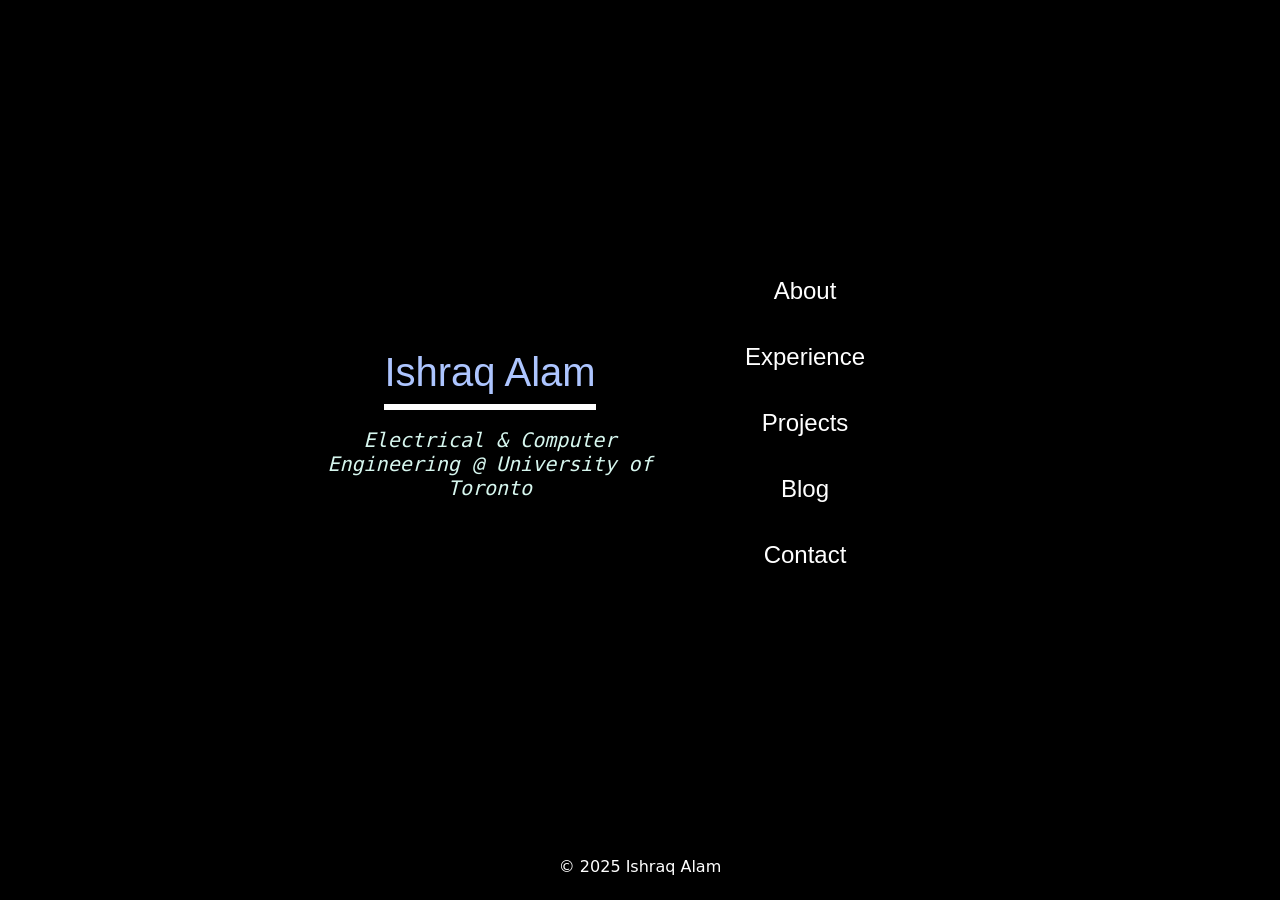
<file: index.html>
<!DOCTYPE html>
<html lang="en">

<head>
  <title>Ishraq Alam</title>
  <meta charset="utf-8">
  <meta name="viewport" content="width=device-width, initial-scale=1">
  <link href="https://cdn.jsdelivr.net/npm/bootstrap@5.3.3/dist/css/bootstrap.min.css" rel="stylesheet">
  <link rel="stylesheet" href="styles.css">
  <link rel="icon" type="image/ico" href="./images/favicon.ico">
</head>

<body>
  <div class="container">
    <div class="Name">
      <div class="Ishraq">
        <h1>Ishraq Alam</h1>
      </div>

      <div class="Education">
        <h5>Electrical & Computer Engineering @ University of Toronto</h5>
      </div>
    </div>

    <div class="Options">
      <div class="About">
        <a href="/About">
          <h4>About</h4>
        </a>
      </div>

      <div class="Experience">
        <a href="/Experience">
          <h4>Experience</h4>
        </a>
      </div>

      <div class="Projects">
        <a href="/Projects">
          <h4>Projects</h4>
        </a>
      </div>

      <!-- <div class="Resume">
        <a href="">
          <h4>Resume</h4>
        </a> 
        
      </div> -->

      <div class="Blog">
        <a href="/Blog">
          <h4>Blog</h4>
        </a>

      </div>

      <div class="Contact">
        <a href="/Contact">
          <h4>Contact</h4>
        </a>
      </div>
    </div>
  </div>

  <footer>
    <div class="Copyright">
      <p>&copy; 2025 Ishraq Alam</p>
    </div>
  </footer>

</body>

</html>
</file>
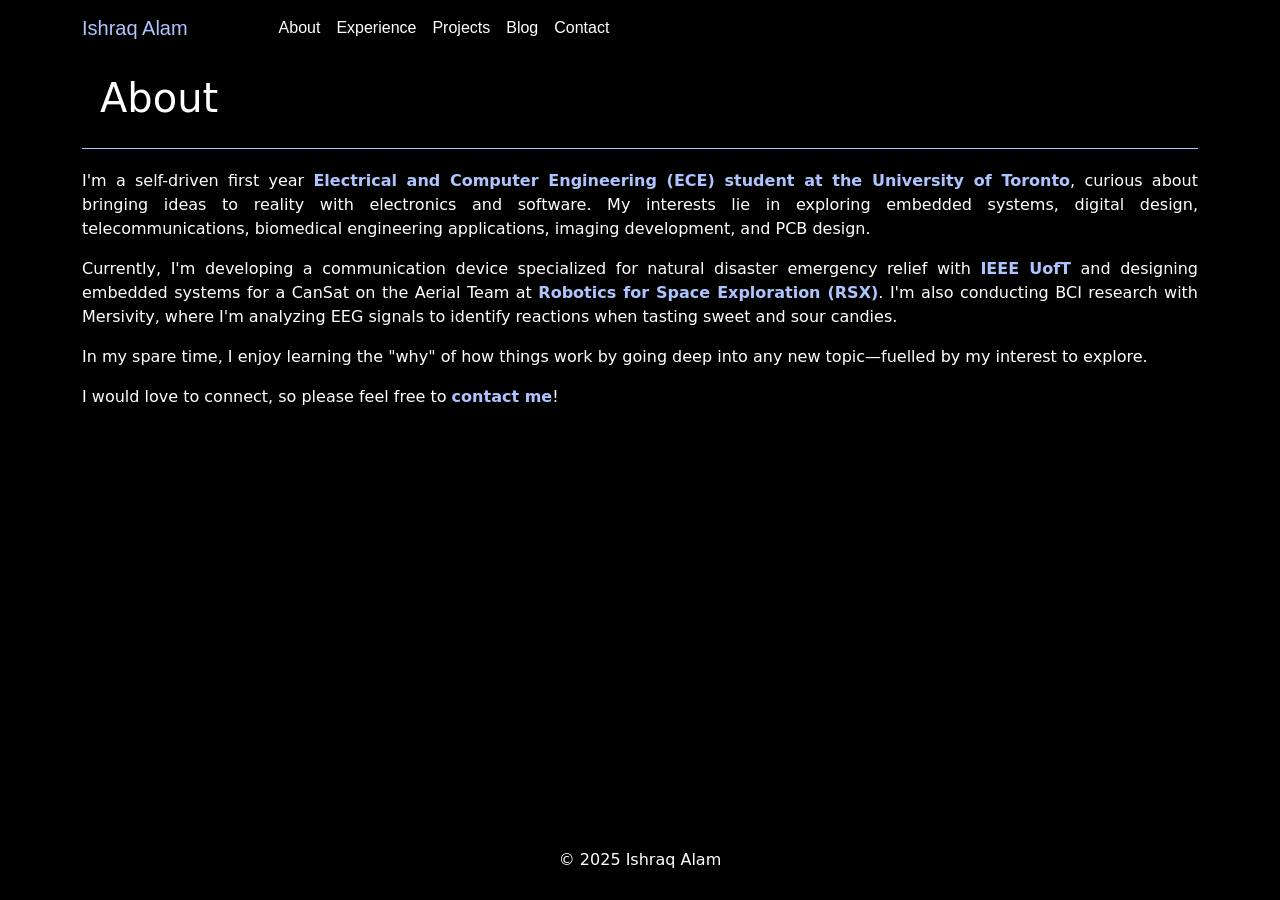
<file: About.html>
<!DOCTYPE html>
<html lang="en">

<head>
  <title>About - Ishraq Alam</title>
  <meta charset="utf-8">
  <meta name="viewport" content="width=device-width, initial-scale=1">
  <link href="https://cdn.jsdelivr.net/npm/bootstrap@5.0.2/dist/css/bootstrap.min.css" rel="stylesheet"
    integrity="sha384-EVSTQN3/azprG1Anm3QDgpJLIm9Nao0Yz1ztcQTwFspd3yD65VohhpuuCOmLASjC" crossorigin="anonymous">
  <script src="https://cdn.jsdelivr.net/npm/bootstrap@5.0.2/dist/js/bootstrap.bundle.min.js"
    integrity="sha384-MrcW6ZMFYlzcLA8Nl+NtUVF0sA7MsXsP1UyJoMp4YLEuNSfAP+JcXn/tWtIaxVXM"
    crossorigin="anonymous"></script>
  <link rel="stylesheet" href="aboutstyle.css">
  <link rel="icon" type="image/ico" href="./images/favicon.ico">
</head>

<body>
  <!--Navbar set up -->
  <nav class="navbar navbar-expand-md navbar-dark">
    <!--Uses utility classes navbar-dark and bg-dark to set the navbar background to dark mode-->
    <div class="container">
      <a class="navbar-brand" href="/">Ishraq Alam</a> <!--Name at the top left of navbar-->

      <!--Toggle Button that is triggered when screen size decreases, showing the menu options-->
      <button class="navbar-toggler" type="button" data-bs-toggle="collapse" data-bs-target="#navbarNavAltMarkup"
        aria-controls="navbarNavAltMarkup" aria-expanded="false" aria-label="Toggle navigation">
        <span class="navbar-toggler-icon"></span>
      </button>

      <!--Sections in the Navbar here-->
      <div class="collapse navbar-collapse" id="navbarNavAltMarkup">
        <div class="navbar-nav">
          <a class="nav-link active" aria-current="page" href="/About">About</a>
          <!--aria current means "this is the current page you are on"-->
          <a class="nav-link" href="/Experience">Experience</a>
          <a class="nav-link" href="/Projects">Projects</a>
          <!--<a class="nav-link" href="#">Resume</a>-->
          <a class="nav-link" href="/Blog">Blog</a>
          <a class="nav-link" href="/Contact">Contact</a>
        </div>
      </div>
    </div>
  </nav>

  <div class="container">
    <div class="AboutHeader">
      <h1>About</h1>
    </div>

    <div class="AboutContent">
      <p>
        I'm a self-driven first year <a href="https://www.ece.utoronto.ca/" target="_blank"> Electrical and Computer
          Engineering (ECE) student at the University of Toronto</a>, curious about bringing ideas to reality with
        electronics and software.
        My interests lie in exploring embedded systems, digital design, telecommunications, biomedical engineering applications, imaging development, and PCB
        design.
      </p>

      <p>
        Currently, I'm developing a communication device specialized for natural disaster emergency relief
        with <a href="https://ieee.utoronto.ca/#about" target="_blank">IEEE UofT</a> and designing embedded systems for
        a CanSat on the Aerial Team at <a href="https://rsx.skule.ca/" target="_blank">Robotics for Space Exploration
          (RSX)</a>. I'm also conducting BCI research with Mersivity, where I'm analyzing EEG signals to identify
        reactions when tasting sweet and sour candies.
      </p>

      <p>
        In my spare time, I enjoy learning the "why" of how things work by going deep into any new topic—fuelled by
        my interest to explore.
      </p>

      <p>
        I would love to connect, so please feel free to <a href="/Contact">contact me</a>!
      </p>
    </div>
  </div>

  <footer>
    <div class="Copyright">
      <p>&copy; 2025 Ishraq Alam</p>
    </div>
  </footer>

</body>

</html>
</file>
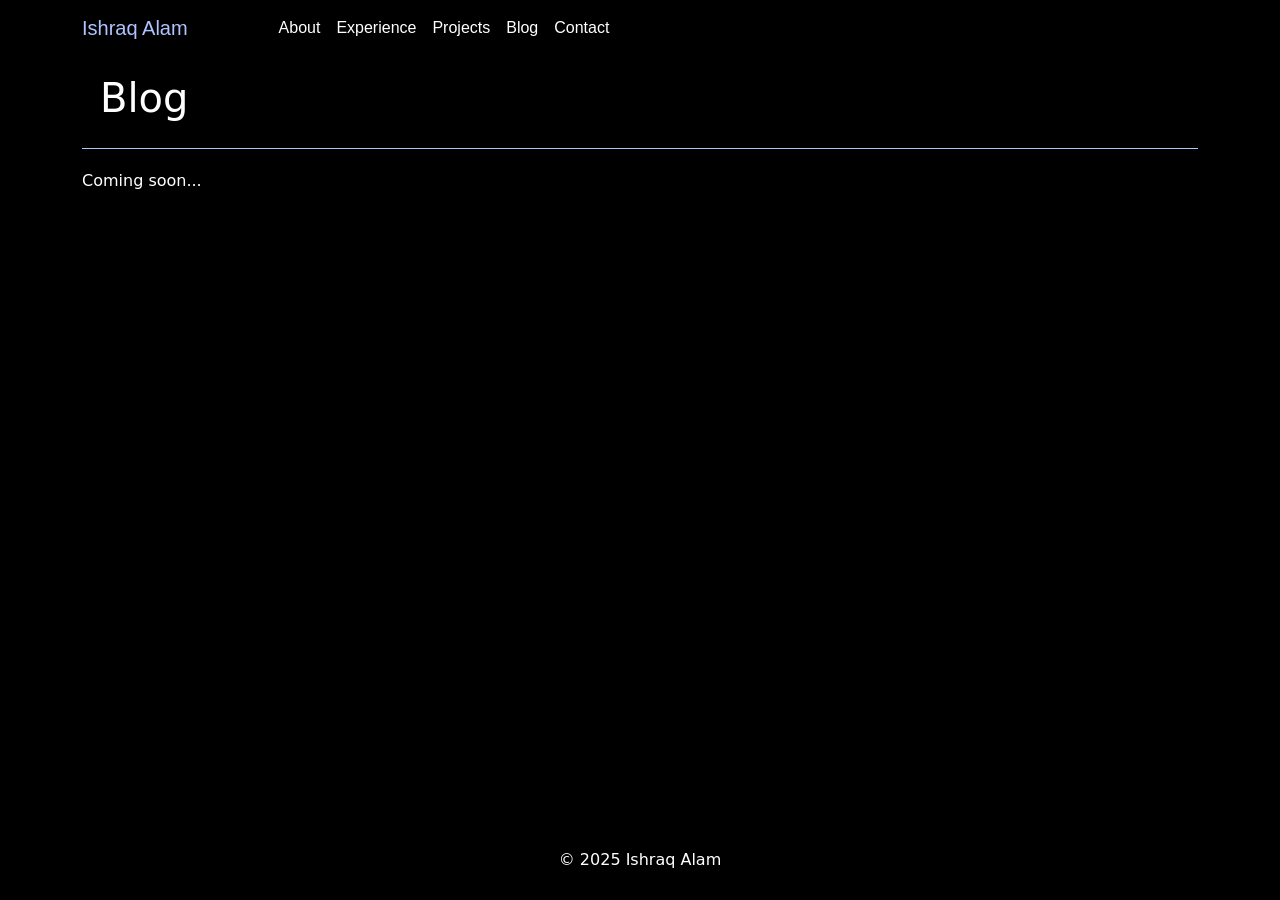
<file: Blog.html>
<!DOCTYPE html>
<html lang="en">
<head>
  <title>Blog - Ishraq Alam</title>
  <meta charset="utf-8">
  <meta name="viewport" content="width=device-width, initial-scale=1">
  <link href="https://cdn.jsdelivr.net/npm/bootstrap@5.0.2/dist/css/bootstrap.min.css" rel="stylesheet" integrity="sha384-EVSTQN3/azprG1Anm3QDgpJLIm9Nao0Yz1ztcQTwFspd3yD65VohhpuuCOmLASjC" crossorigin="anonymous">
  <script src="https://cdn.jsdelivr.net/npm/bootstrap@5.0.2/dist/js/bootstrap.bundle.min.js" integrity="sha384-MrcW6ZMFYlzcLA8Nl+NtUVF0sA7MsXsP1UyJoMp4YLEuNSfAP+JcXn/tWtIaxVXM" crossorigin="anonymous"></script>
  <link rel="stylesheet" href="blogstyle.css">
  <link rel="icon" type="image/ico" href="./images/favicon.ico">
</head>

<body>
  <!--Navbar set up -->
  <nav class="navbar navbar-expand-md navbar-dark"> <!--Uses utility classes navbar-dark and bg-dark to set the navbar background to dark mode-->
  <div class="container">
    <a class="navbar-brand" href="/">Ishraq Alam</a> <!--Name at the top left of navbar-->

    <!--Toggle Button that is triggered when screen size decreases, showing the menu options-->
    <button class="navbar-toggler" type="button" data-bs-toggle="collapse" data-bs-target="#navbarNavAltMarkup" aria-controls="navbarNavAltMarkup" aria-expanded="false" aria-label="Toggle navigation">
      <span class="navbar-toggler-icon"></span>
    </button>

    <!--Sections in the Navbar here-->
    <div class="collapse navbar-collapse" id="navbarNavAltMarkup">
      <div class="navbar-nav">
        <a class="nav-link" href="/About">About</a> <!--aria current means "this is the current page you are on"-->
        <a class="nav-link" href="/Experience">Experience</a>
        <a class="nav-link" href="/Projects">Projects</a>
        <!--<a class="nav-link" href="#">Resume</a>-->
        <a class="nav-link active" aria-current ="page" href="/Blog">Blog</a>
        <a class="nav-link" href="/Contact">Contact</a>
      </div>
    </div>
  </div>
</nav>

  <div class="container">
    <div class="BlogHeader">
      <h1>Blog</h1>
    </div>

    <div class="BlogContent">
      <p>
        Coming soon...
      </p>

    </div>
  </div>

  <footer>
    <div class="Copyright">
      <p>&copy; 2025 Ishraq Alam</p> 
    </div>
  </footer>
  
</body>
</html>
</file>
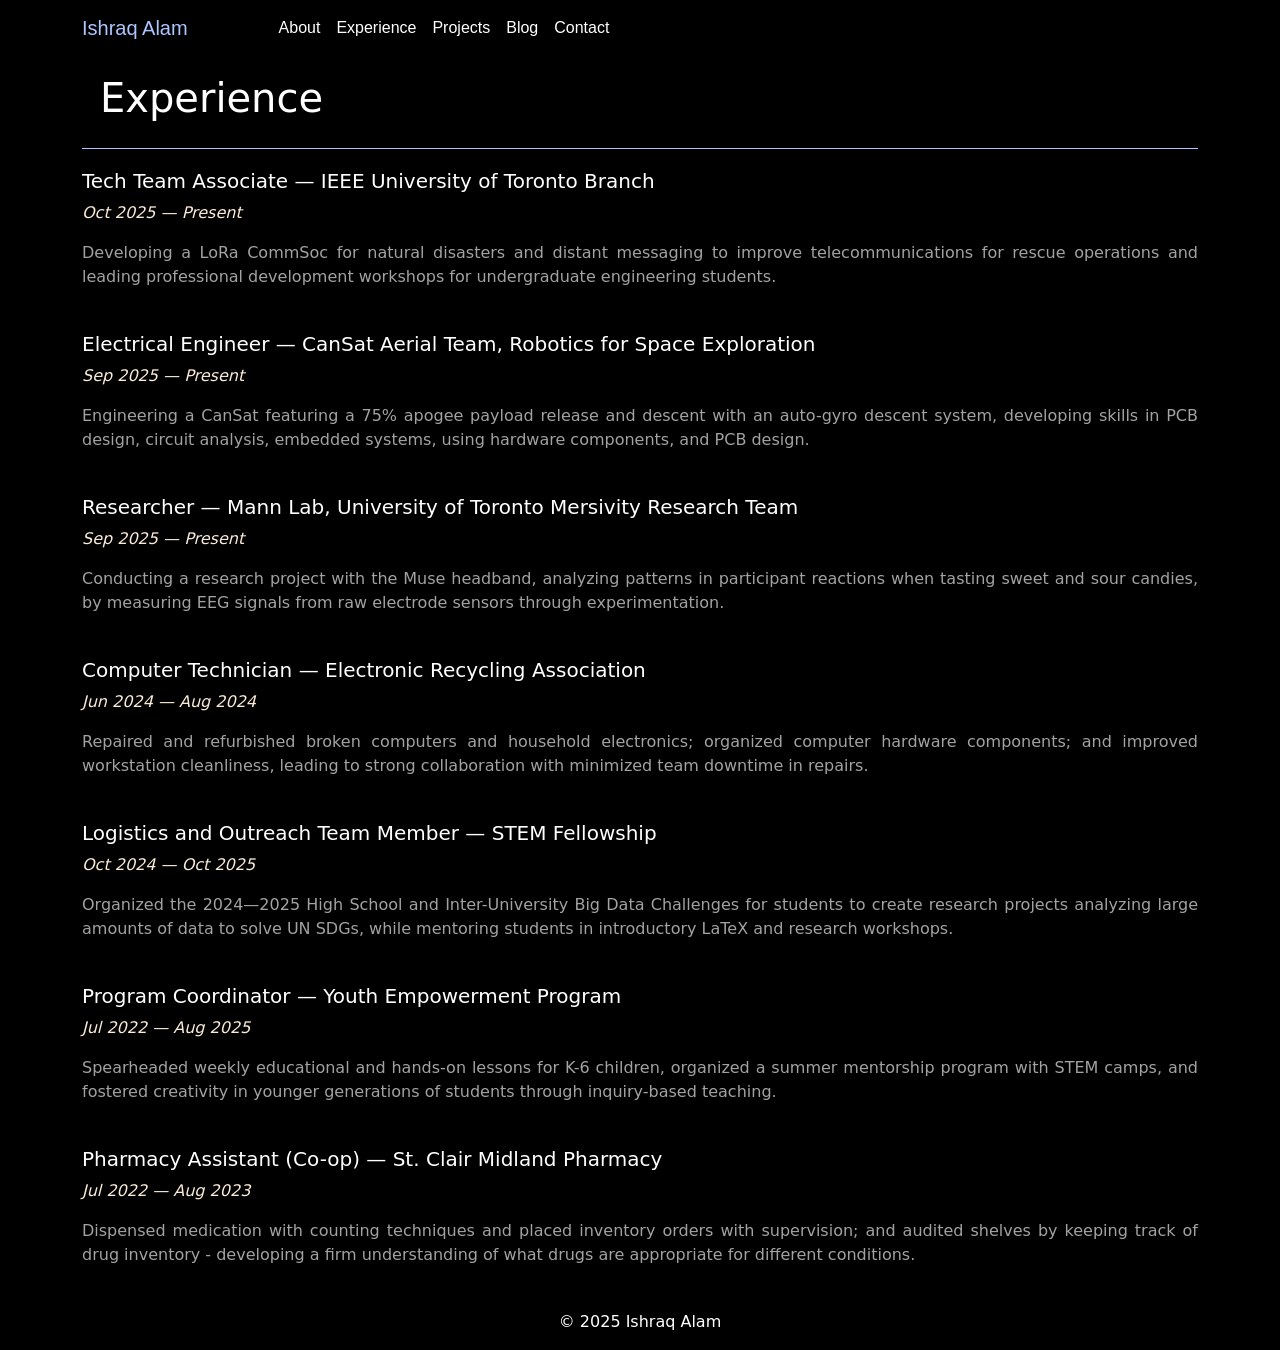
<file: Experience.html>
<!DOCTYPE html>
<html lang="en">

<head>
  <title>Experience - Ishraq Alam</title>
  <meta charset="utf-8">
  <meta name="viewport" content="width=device-width, initial-scale=1">
  <link href="https://cdn.jsdelivr.net/npm/bootstrap@5.0.2/dist/css/bootstrap.min.css" rel="stylesheet"
    integrity="sha384-EVSTQN3/azprG1Anm3QDgpJLIm9Nao0Yz1ztcQTwFspd3yD65VohhpuuCOmLASjC" crossorigin="anonymous">
  <script src="https://cdn.jsdelivr.net/npm/bootstrap@5.0.2/dist/js/bootstrap.bundle.min.js"
    integrity="sha384-MrcW6ZMFYlzcLA8Nl+NtUVF0sA7MsXsP1UyJoMp4YLEuNSfAP+JcXn/tWtIaxVXM"
    crossorigin="anonymous"></script>
  <link rel="stylesheet" href="experiencestyle.css">
  <link rel="icon" type="image/ico" href="./images/favicon.ico">
</head>

<body>
  <!--Navbar set up -->
  <nav class="navbar navbar-expand-md navbar-dark">
    <!--Uses utility classes navbar-dark and bg-dark to set the navbar background to dark mode-->
    <div class="container">
      <a class="navbar-brand" href="/">Ishraq Alam</a> <!--Name at the top left of navbar-->

      <!--Toggle Button that is triggered when screen size decreases, showing the menu options-->
      <button class="navbar-toggler" type="button" data-bs-toggle="collapse" data-bs-target="#navbarNavAltMarkup"
        aria-controls="navbarNavAltMarkup" aria-expanded="false" aria-label="Toggle navigation">
        <span class="navbar-toggler-icon"></span>
      </button>

      <!--Sections in the Navbar here-->
      <div class="collapse navbar-collapse" id="navbarNavAltMarkup">
        <div class="navbar-nav">
          <a class="nav-link" href="/About">About</a> <!--aria current means "this is the current page you are on"-->
          <a class="nav-link active" aria-current="page" href="/Experience">Experience</a>
          <a class="nav-link" href="/Projects">Projects</a>
          <!--<a class="nav-link" href="#">Resume</a>-->
          <a class="nav-link" href="/Blog">Blog</a>
          <a class="nav-link" href="/Contact">Contact</a>
        </div>
      </div>
    </div>
  </nav>

  <div class="container">
    <div class="ExperienceHeader">
      <h1>Experience</h1>
    </div>

    <div class="ExperienceContent">

      <div class="IEEE">
        <h5 class="Organization">
          Tech Team Associate — IEEE University of Toronto Branch
        </h5>

        <p class="Timeline">
          Oct 2025 — Present
        </p>

        <p class="Description">

          Developing a LoRa CommSoc for natural disasters and distant messaging to improve telecommunications for
          rescue operations and leading professional development workshops for undergraduate engineering students.

        </p>
      </div>

      <div class="RSX">
        <h5 class="Organization">
          Electrical Engineer — CanSat Aerial Team, Robotics for Space Exploration
        </h5>

        <p class="Timeline">
          Sep 2025 — Present
        </p>

        <p class="Description">

          Engineering a CanSat featuring a 75% apogee payload release and descent with an auto-gyro descent system,
          developing skills in PCB design, circuit analysis, embedded systems, using hardware components, and PCB design.

        </p>
      </div>

      <div class="Mersivity">
        <h5 class="Organization">
          Researcher — Mann Lab, University of Toronto Mersivity Research Team
        </h5>

        <p class="Timeline">
          Sep 2025 — Present
        </p>

        <p class="Description">

          Conducting a research project with the Muse headband, analyzing patterns in participant reactions when tasting sweet and sour candies, by measuring EEG signals
          from raw electrode sensors through experimentation.

        </p>
      </div>

      <div class="ERA">
        <h5 class="Organization">
          Computer Technician — Electronic Recycling Association
        </h5>

        <p class="Timeline">
          Jun 2024 — Aug 2024
        </p>

        <p class="Description">

          Repaired and refurbished broken computers and household electronics; organized computer hardware components;
          and improved workstation cleanliness, leading to strong collaboration with minimized team downtime in
          repairs.

        </p>
      </div>

      <div class="STEM">
        <h5 class="Organization">
          Logistics and Outreach Team Member — STEM Fellowship
        </h5>

        <p class="Timeline">
          Oct 2024 — Oct 2025
        </p>

        <p class="Description">

          Organized the 2024—2025 High School and Inter-University Big Data Challenges for students to create research
          projects analyzing large amounts of data to solve UN SDGs, while mentoring students in introductory LaTeX
          and research workshops.

        </p>
      </div>

      <div class="YEP">
        <h5 class="Organization">
          Program Coordinator — Youth Empowerment Program
        </h5>

        <p class="Timeline">
          Jul 2022 — Aug 2025
        </p>

        <p class="Description">

          Spearheaded weekly educational and hands-on lessons for K-6 children, organized a summer mentorship program
          with STEM camps, and fostered creativity in younger generations of students through inquiry-based teaching.

        </p>
      </div>

      <div class="Pharmacy">
        <h5 class="Organization">
          Pharmacy Assistant (Co-op) — St. Clair Midland Pharmacy
        </h5>

        <p class="Timeline">
          Jul 2022 — Aug 2023
        </p>

        <p class="Description">

          Dispensed medication with counting techniques and placed inventory orders with supervision; and audited
          shelves by keeping track of drug inventory - developing a firm understanding of what drugs are appropriate
          for different conditions.

        </p>
      </div>
    </div>
  </div>

  <footer>
    <div class="Copyright">
      <p>&copy; 2025 Ishraq Alam</p>
    </div>
  </footer>

</body>

</html>
</file>
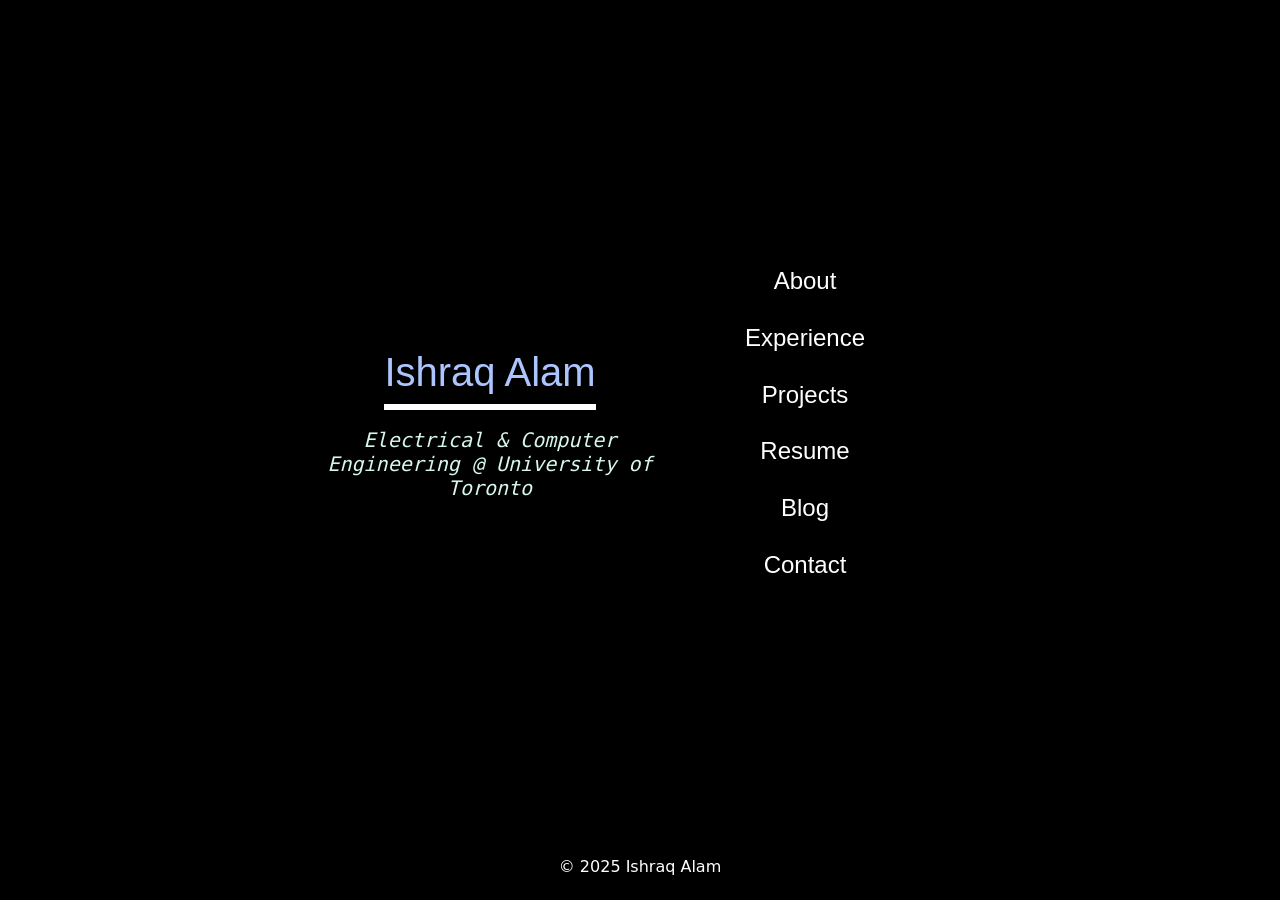
<file: page.html>
<!DOCTYPE html>
<html lang="en">
<head>
  <title>Ishraq Alam</title>
  <meta charset="utf-8">
  <meta name="viewport" content="width=device-width, initial-scale=1">
  <link href="https://cdn.jsdelivr.net/npm/bootstrap@5.3.3/dist/css/bootstrap.min.css" rel="stylesheet">
  <link rel="stylesheet" href="styles.css"> 
</head>

<body>
  <div class="container">
    <div class="Name">
      <div class="Ishraq">
        <h1>Ishraq Alam</h1>
      </div>

      <div class="Education">
        <h5>Electrical & Computer Engineering @ University of Toronto</h5>
      </div>
    </div>

    <div class="Options">
      <div class="About">
        <h4>About</h4>
      </div>

      <div class="Experience">
        <h4>Experience</h4>
      </div>

      <div class="Projects">
        <h4>Projects</h4>
      </div>

      <div class="Resume">
        <h4>Resume</h4>
      </div>

      <div class="Blog">
        <h4>Blog</h4>
      </div>

      <div class="Contact">
        <h4>Contact</h4>
      </div>
    </div>
  </div>

  <footer>
    <div class="Copyright">
      <p>&copy; 2025 Ishraq Alam</p> 
    </div>
  </footer>
  
</body>
</html>
</file>
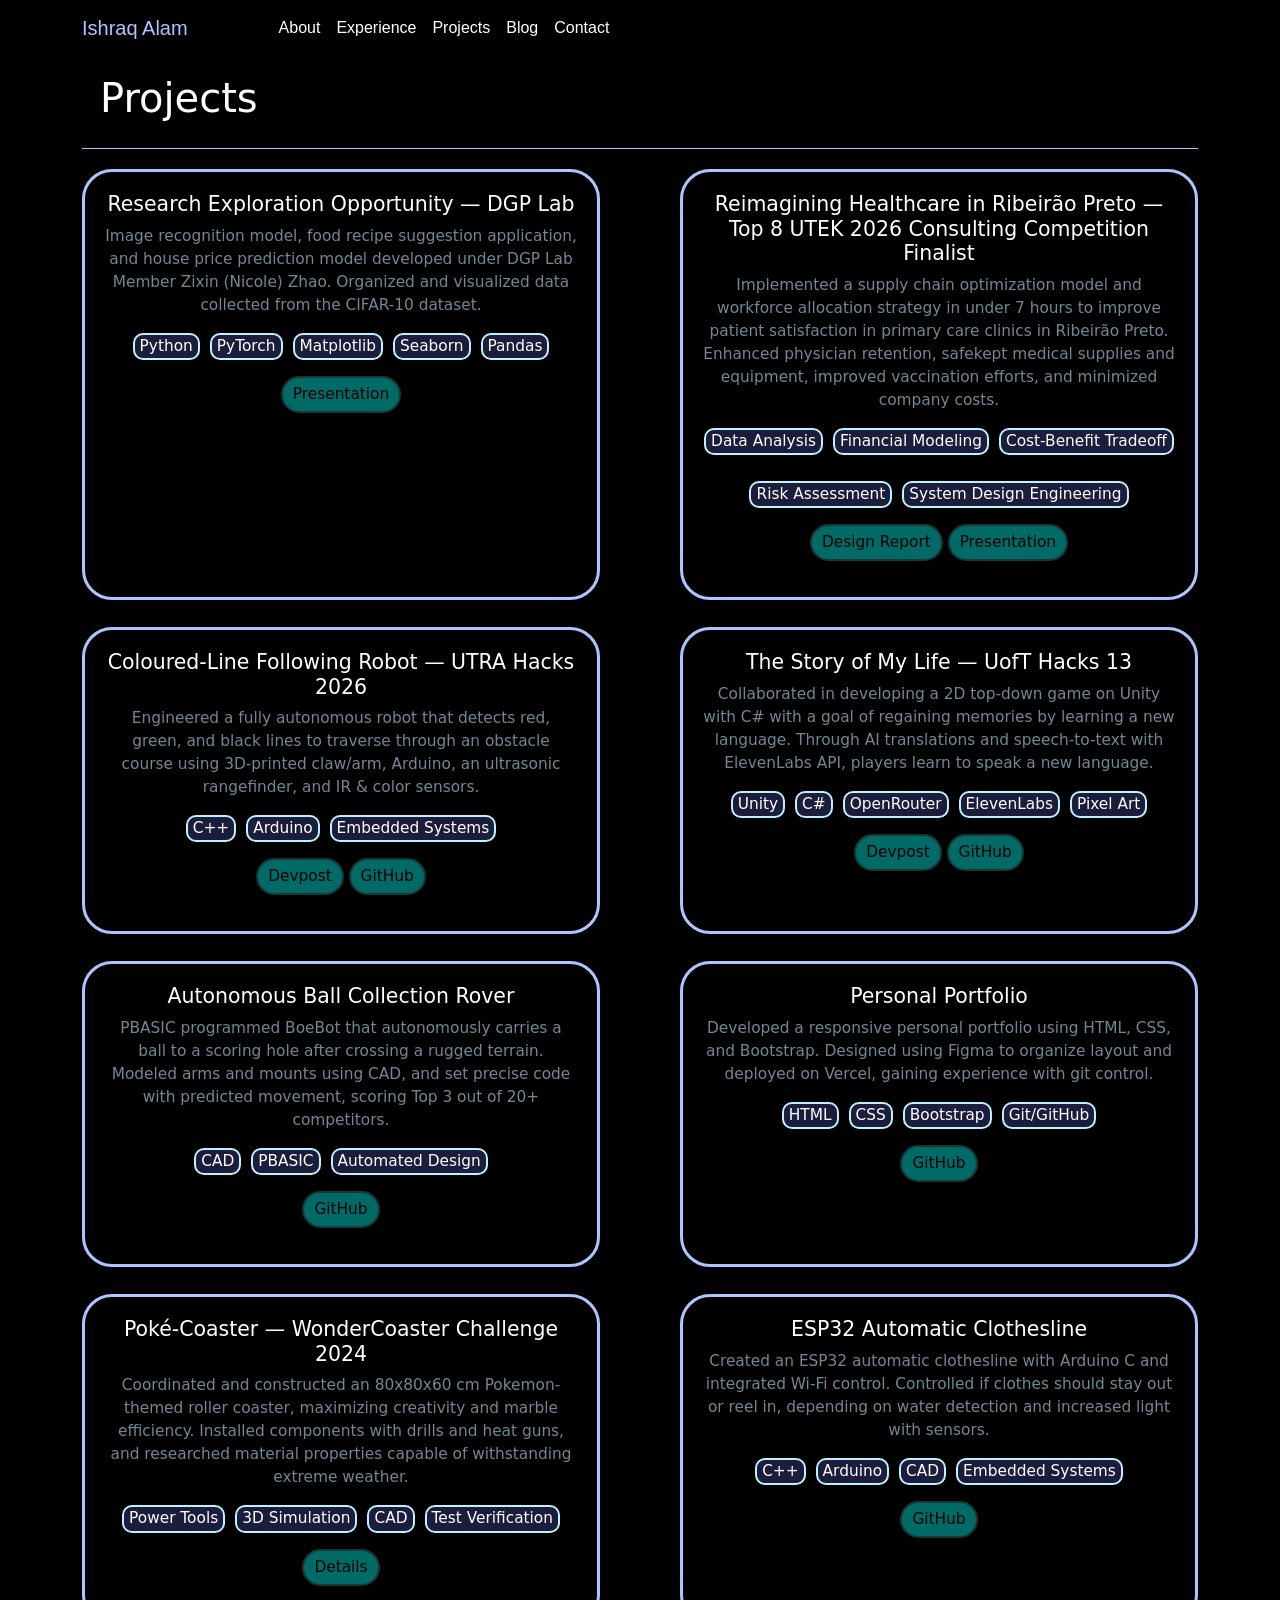
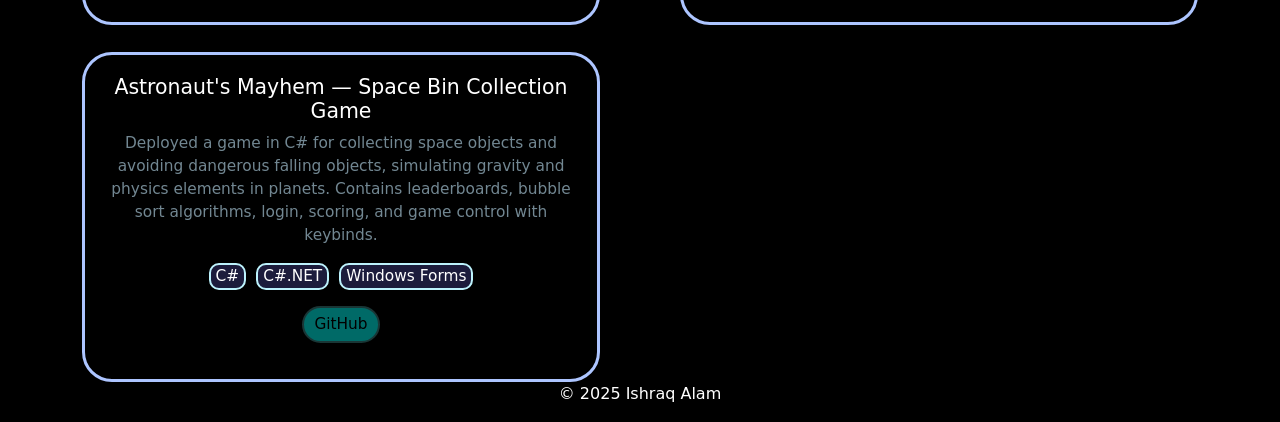
<file: Projects.html>
<!DOCTYPE html>
<html lang="en">

<head>
  <title>Projects - Ishraq Alam</title>
  <meta charset="utf-8">
  <meta name="viewport" content="width=device-width, initial-scale=1">
  <link href="https://cdn.jsdelivr.net/npm/bootstrap@5.0.2/dist/css/bootstrap.min.css" rel="stylesheet"
    integrity="sha384-EVSTQN3/azprG1Anm3QDgpJLIm9Nao0Yz1ztcQTwFspd3yD65VohhpuuCOmLASjC" crossorigin="anonymous">
  <script src="https://cdn.jsdelivr.net/npm/bootstrap@5.0.2/dist/js/bootstrap.bundle.min.js"
    integrity="sha384-MrcW6ZMFYlzcLA8Nl+NtUVF0sA7MsXsP1UyJoMp4YLEuNSfAP+JcXn/tWtIaxVXM"
    crossorigin="anonymous"></script>
  <link rel="stylesheet" href="projectstyle.css">
  <link rel="icon" type="image/ico" href="./images/favicon.ico">
</head>

<body>
  <div class="Screen">


    <!--Navbar set up -->
    <nav class="navbar navbar-expand-md navbar-dark">
      <!--Uses utility classes navbar-dark and bg-dark to set the navbar background to dark mode-->
      <div class="container">
        <a class="navbar-brand" href="/">Ishraq Alam</a> <!--Name at the top left of navbar-->

        <!--Toggle Button that is triggered when screen size decreases, showing the menu options-->
        <button class="navbar-toggler" type="button" data-bs-toggle="collapse" data-bs-target="#navbarNavAltMarkup"
          aria-controls="navbarNavAltMarkup" aria-expanded="false" aria-label="Toggle navigation">
          <span class="navbar-toggler-icon"></span>
        </button>

        <!--Sections in the Navbar here-->
        <div class="collapse navbar-collapse" id="navbarNavAltMarkup">
          <div class="navbar-nav">
            <a class="nav-link" href="/About">About</a> <!--aria current means "this is the current page you are on"-->
            <a class="nav-link" href="/Experience">Experience</a>
            <a class="nav-link active" aria-current="page" href="/Projects">Projects</a>
            <!--<a class="nav-link" href="#">Resume</a>-->
            <a class="nav-link" href="/Blog">Blog</a>
            <a class="nav-link" href="/Contact">Contact</a>
          </div>
        </div>
      </div>
    </nav>


    <div class="container">
      <div class="ProjectHeader">
        <h1>Projects</h1>
      </div>

      <div class="ProjectContent">
        <div class="ProjectBox">
          <div class="Name">
            <h5>Research Exploration Opportunity — DGP Lab</h5>
          </div>

          <div class="Description">
            <p>Image recognition model, food recipe suggestion application, and house price prediction model developed
              under DGP Lab Member Zixin (Nicole) Zhao. Organized and visualized data collected from the CIFAR-10
              dataset.</p>
          </div>

          <div class="Skills">
            <p class="SubSkill">Python</p>
            <p class="SubSkill">PyTorch</p>
            <p class="SubSkill">Matplotlib</p>
            <p class="SubSkill">Seaborn</p>
            <p class="SubSkill">Pandas</p>
          </div>

          <div class="Demo">
            <p><a href="https://drive.google.com/file/d/16oQkRXPL3QL2N-bf1URzZ3Dsbr4tZ_DZ/view?usp=sharing"
                target="_blank">Presentation</a></p>
          </div>
        </div>

        <div class="ProjectBox">
          <div class="Name">
            <h5>Reimagining Healthcare in ​Ribeirão Preto — Top 8 UTEK 2026 Consulting Competition Finalist​</h5>
          </div>

          <div class="Description">
            <p>Implemented a supply chain optimization model and workforce allocation strategy in under 7 hours to
              improve patient satisfaction in primary care clinics in ​Ribeirão Preto. Enhanced physician retention,
              safekept medical supplies and equipment, improved vaccination efforts, and minimized company costs.</p>
          </div>

          <div class="Skills">
            <p class="SubSkill">Data Analysis</p>
            <p class="SubSkill">Financial Modeling</p>
            <p class="SubSkill">Cost-Benefit Tradeoff</p>
            <p class="SubSkill">Risk Assessment</p>
            <p class="SubSkill">System Design Engineering</p>
          </div>

          <div class="Demo">
            <p><a href="/files/Team 08 Report - Reimagining Healthcare in Ribeirão Preto.pdf" target="_blank">Design
                Report</a></p>
            <p><a href="/files/Team 08 Presentation - Reimagining Healthcare in Ribeirão Preto.pdf"
                target="_blank">Presentation</a></p>
          </div>
        </div>

        <div class="ProjectBox">
          <div class="Name">
            <h5>Coloured-Line Following Robot — UTRA Hacks 2026​</h5>
          </div>

          <div class="Description">
            <p>Engineered a fully autonomous robot that detects red, green, and black lines to traverse through an obstacle course using 3D-printed claw/arm, Arduino, an ultrasonic rangefinder, and IR & color sensors.</p>
          </div>

          <div class="Skills">
            <p class="SubSkill">C++</p>
            <p class="SubSkill">Arduino</p>
            <p class="SubSkill">Embedded Systems</p>
          </div>

          <div class="Demo">
            <p><a href="https://devpost.com/software/red-line-green-line" target="_blank">Devpost</a></p>
            <p><a href="https://github.com/VarsanJ/Finding-Screws"
                target="_blank">GitHub</a></p>
          </div>
        </div>

        <div class="ProjectBox">
          <div class="Name">
            <h5>The Story of My Life — UofT Hacks 13​</h5>
          </div>

          <div class="Description">
            <p>Collaborated in developing a 2D top-down game on Unity with C# with a goal of regaining memories by learning a new language. Through AI translations and speech-to-text with ElevenLabs API, players learn to speak a new language.</p>
          </div>

          <div class="Skills">
            <p class="SubSkill">Unity</p>
            <p class="SubSkill">C#</p>
            <p class="SubSkill">OpenRouter</p>
            <p class="SubSkill">ElevenLabs</p>
            <p class="SubSkill">Pixel Art</p>
          </div>

          <div class="Demo">
            <p><a href="https://devpost.com/software/the-story-of-my-life?ref_content=user-portfolio&ref_feature=in_progress" target="_blank">Devpost</a></p>
            <p><a href="https://github.com/qutch/StoryOfMyLife"
                target="_blank">GitHub</a></p>
          </div>
        </div>

        <div class="ProjectBox">
          <div class="Name">
            <h5>Autonomous Ball Collection Rover</h5>
          </div>

          <div class="Description">
            <p>PBASIC programmed BoeBot that autonomously carries a ball to a scoring hole after crossing a rugged
              terrain. Modeled arms and mounts using CAD, and set precise code with predicted movement, scoring Top 3
              out of 20+ competitors.</p>
          </div>

          <div class="Skills">
            <p class="SubSkill">CAD</p>
            <p class="SubSkill">PBASIC</p>
            <p class="SubSkill">Automated Design</p>
          </div>

          <div class="Demo">
            <p><a href="https://github.com/ishraqalam01/Autonomous-Ball-Collection-Rover" target="_blank">GitHub</a></p>
          </div>

        </div>


        <!--<div class="ProjectBox">
          <div class="Name">
            <h5>ESP32 Robotic Arm</h5>
          </div>

          <div class="Description">
            <p>Designed a 3-axis robotic arm programmed with Arduino C on an ESP32 controlled with a joystick and Wi-Fi integration. It
              manipulated three mini servos, LEDs, and MB102. Simulated arm designs and grabbing mechanisms using CAD.
            </p>
          </div>

          <div class="Skills">
            <p class="SubSkill">Arduino C</p>
            <p class="SubSkill">Cubify Invent (CAD)</p>
            <p class="SubSkill">Embedded Systems</p>
          </div>

          <div class="Demo">
            <p><a href="https://github.com/ishraqalam01/3-Axis-Robo-Arm" target="_blank">GitHub</a></p>
          </div>
        </div> -->

        <div class="ProjectBox">
          <div class="Name">
            <h5>Personal Portfolio</h5>
          </div>

          <div class="Description">
            <p>Developed a responsive personal portfolio using HTML, CSS, and Bootstrap. Designed using Figma to
              organize layout and deployed on
              Vercel, gaining experience with git control.</p>
          </div>

          <div class="Skills">
            <p class="SubSkill">HTML</p>
            <p class="SubSkill">CSS</p>
            <p class="SubSkill">Bootstrap</p>
            <p class="SubSkill">Git/GitHub</p>
          </div>

          <div class="Demo">
            <p><a href="https://github.com/ishraqalam01/Personal-Website" target="_blank">GitHub</a></p>
          </div>
        </div>



        <div class="ProjectBox">
          <div class="Name">
            <h5>Poké-Coaster — WonderCoaster Challenge 2024 </h5>
          </div>

          <div class="Description">
            <p>Coordinated and constructed an 80x80x60 cm Pokemon-themed roller coaster, maximizing creativity and
              marble efficiency. Installed components with drills and heat guns, and researched material properties
              capable of withstanding extreme weather.</p>
          </div>

          <div class="Skills">
            <p class="SubSkill">Power Tools</p>
            <p class="SubSkill">3D Simulation</p>
            <p class="SubSkill">CAD</p>
            <p class="SubSkill">Test Verification</p>
          </div>

          <div class="Demo">
            <p> <a href="https://drive.google.com/drive/folders/1vsVK_auyW55Jmg07KSv4JTehlp8Js1xX?usp=sharing"
                target="_blank">Details</a></p>
          </div>
        </div>

        <div class="ProjectBox">
          <div class="Name">
            <h5>ESP32 Automatic Clothesline</h5>
          </div>

          <div class="Description">
            <p>Created an ESP32 automatic clothesline with Arduino C and integrated Wi-Fi control. Controlled if clothes
              should stay out or reel in, depending on water detection and increased light with sensors.</p>
          </div>

          <div class="Skills">
            <p class="SubSkill">C++</p>
            <p class="SubSkill">Arduino</p>
            <p class="SubSkill">CAD</p>
            <p class="SubSkill">Embedded Systems</p>
          </div>

          <div class="Demo">
            <p><a href="https://github.com/ishraqalam01/Arduino-Clothesline" target="_blank">GitHub</a></p>
          </div>
        </div>

        <div class="ProjectBox">
          <div class="Name">
            <h5>Astronaut's Mayhem — Space Bin Collection Game</h5>
          </div>

          <div class="Description">
            <p>Deployed a game in C# for collecting space objects and avoiding dangerous falling objects, simulating
              gravity and physics elements in planets. Contains leaderboards, bubble sort algorithms, login, scoring,
              and game control with keybinds.</p>
          </div>

          <div class="Skills">
            <p class="SubSkill">C#</p>
            <p class="SubSkill">C#.NET</p>
            <p class="SubSkill">Windows Forms</p>
          </div>

          <div class="Demo">
            <p><a href="https://github.com/ishraqalam01/Astronauts-Mayhem" target="_blank">GitHub</a></p>
          </div>
        </div>
      </div>
    </div>

    <footer>
      <div class="Copyright">
        <p>&copy; 2025 Ishraq Alam</p>
      </div>
    </footer>
  </div>
</body>

</html>
</file>
<file: styles.css>
*{
  margin: 0;
  padding: 0;
  box-sizing: border-box;
}

html, body{
  height: 100%; /*Height of the body is the entire height of webpage*/
  margin: 0%;
  background-color: rgb(0, 0, 0);
  min-height: 100vh;
}

.container{
  min-height: 95%; /*The container height is the entire height of webpage (possible since body is entire webpage*/
  
  display: flex; /*activates flexbox*/
  justify-content: center; /*This is the horizontal location (on main axis) of the two boxes in the container div*/
  align-items: center; /*This is the vertical location (on cross axis) of the two boxes in the container div*/
  flex-wrap: wrap; /*When the screen size decreases, and the text doesn't fit, then it goes to the next line*/
}

.Name {
  display: flex; /*the name box in the container is now a flex.*/
  align-items: center;
  justify-content:center;
  flex-direction: column;

  /*background: rgb(93, 255, 168);*/
  flex: 0 1 330px; /*creates responsive layout, where shrinks ONLY when screen size gets smaller. The 300px is the base width of the box*/
  height: 40vh; /*Creates box for the Name box*/
  gap: 2vh; /*Separates "Ishraq" and "Education" by 2vh*/

}

.Options{
  display: flex; /*the options box in the container is now a flex.*/
  align-items: center;
  flex-direction: column; /*makes the flex a column instead of row, so the main axis is vertical*/

  /*background: rgb(93, 255, 168);*/
  flex: 0 1 300px; /*creates responsive layout, where shrinks ONLY when screen size gets smaller*/
  height: 40vh; /*This set the height of the Options box after it was flipped. This allows the "space-evenly" to spread them apart, otherwise the content would not spread out as the box height is the height of the content itself.*/
  display:flex; /*the options inside the "Options" div are flex as well*/
  
  justify-content: space-evenly;
  text-align: center;
}

a {
  text-decoration: none;
  color: inherit; /* inherit color from child */
}

h1, h5, h4{
  display: inline-block;
  /*background: rgb(64, 2, 127);*/
}

.Ishraq{
  font-family:'Franklin Gothic Medium', 'Arial Narrow', Arial, sans-serif;
  font-weight: 100;
  color: rgb(173, 197, 255);
  border-bottom: 6px solid white; /* Added a white line between Ishraq and Education*/
}

.Education{
  font-style:italic;
  text-align: center;
  font-family:monospace;
  color: rgb(214, 246, 238);
}

.About, .Experience, .Projects, .Resume, .Blog, .Contact{ /*Set the properties of all the components in Options*/
  display: inline-block;
  position: relative;
  font-family: 'Trebuchet MS', 'Lucida Sans Unicode', 'Lucida Grande', 'Lucida Sans', Arial, sans-serif;
  color: white;
  cursor: pointer;
}

/*Properties when you hover over the Options:*/
.About:hover, .Experience:hover, .Projects:hover, .Resume:hover, .Blog:hover, .Contact:hover{
  color: rgb(173, 197, 255);
  transition: color 0.25s ease-out;
 }

 /*How to get the animated line when you hover over each option:*/
 .About::before, .Experience::before, .Projects::before, .Resume::before, .Blog::before, .Contact::before{ 
  content: '';
  position: absolute;
  left: 0;
  bottom: 0;
  width: 0%; /*Initially, line starts with 0% width (ie. not there)*/
  height: 3px;
  background-color: white;
  transition: width 0.25s ease-out;
 }

 /*Line width changes to 100% when hovered over*/
 .About:hover::before, .Experience:hover::before, .Projects:hover::before, .Resume:hover::before, .Blog:hover::before, .Contact:hover::before{ 
  width: 100%;
 }

footer .Copyright{
  display: flex;
  color: white;
  justify-content: center;
}

@media (max-width: 762px) { /*When screen size becomes 800px, then it automatically becomes 1 column instead of 2 columns for Projects.*/
  .container{
    min-height: 70%;
  }

  footer .Copyright{
    padding-top: 20%;
  }
}

@media (max-width: 800px) { /*When screen size becomes 800px, then it automatically becomes 1 column instead of 2 columns for Projects.*/
  .container{
    min-height: 50%;
  }

  footer .Copyright{
    padding-top: 15%;
  }
}
</file>
<file: aboutstyle.css>
*{
  margin: 0;
  padding: 0;
  box-sizing: border-box;
}

html, body{
  height: 100%; /*Height of the body is the entire height of webpage*/
  margin: 0%;
  background-color: rgb(0, 0, 0);
  min-height: 100vh;
}

.navbar-dark .navbar-brand { /*Need to mention navbar-dark first to OVERRIDE the default setting it has*/
  /*background-color: green;*/
  font-family:'Franklin Gothic Medium', 'Arial Narrow', Arial, sans-serif;
  font-weight: 100;
  color: rgb(173, 197, 255);
  padding-right: 6%;
}

.navbar-dark .navbar-brand:hover { /*Need to mention navbar-dark first to OVERRIDE the default setting it has*/
  color: white; /*Color of Name at top left changes to white when hovering*/
}

a {
  text-decoration: none;
  color: inherit; 
}

p{
  text-decoration: none;
  color: inherit;
}

.navbar{
  background-color: rgb(0, 0, 0);
}

.navbar:hover{
  background-color: rgb(84, 97, 126);
  transition: background-color 0.25s ease-out;
}

/*.navbar-nav{
  background-color: lightcoral;
}*/

.navbar-dark .navbar-nav .nav-link{ /*Need to mention navbar-dark first to OVERRIDE the default setting it has*/
  color:white;
  font-family:'Trebuchet MS', 'Lucida Sans Unicode', 'Lucida Grande', 'Lucida Sans', Arial, sans-serif;
}

.navbar-dark .navbar-nav .nav-link:hover{ /*Need to mention navbar-dark first to OVERRIDE the default setting it has*/
  color: rgb(173, 197, 255);
  transition: color 0.25s ease-out;
}

nav .container {
  display: flex;
  justify-content: flex-start;
  align-items: flex-start;
  flex-direction: row;
}

.container{
  min-height: 88%;
  display: flex;
  justify-content: flex-start;
  align-items: flex-start;
  flex-direction: column;
}

.AboutHeader{
  color: white;
  margin-top: 2vh;
  margin-left: 2vh;
  margin-bottom: 2vh;
  font-family: system-ui, -apple-system, BlinkMacSystemFont, 'Segoe UI', Roboto, Oxygen, Ubuntu, Cantarell, 'Open Sans', 'Helvetica Neue', sans-serif;
  font-weight: 200;
  
}

.AboutContent{
  min-width: 100%;
  color: white;
  border-top: 1px solid rgb(173, 197, 255);
  /*border: 3px solid rgb(173, 197, 255);*/
  /*background-color: rgb(84, 97, 126);*/
  /*border-radius: 30px;*/
  padding-top: 20px;
  text-align: justify;
  font-family: system-ui, -apple-system, BlinkMacSystemFont, 'Segoe UI', Roboto, Oxygen, Ubuntu, Cantarell, 'Open Sans', 'Helvetica Neue', sans-serif;
}

.AboutContent a{
  color: rgb(173, 197, 255);
  font-weight: 700;
}

.AboutContent a:hover{
  color: rgb(84, 97, 126);
}

footer .Copyright{
  display: flex;
  color: white;
  justify-content: center;
}
</file>
<file: blogstyle.css>
*{
  margin: 0;
  padding: 0;
  box-sizing: border-box;
}

html, body{
  height: 100%; /*Height of the body is the entire height of webpage*/
  margin: 0%;
  background-color: rgb(0, 0, 0);
  min-height: 100vh;
}

.navbar-dark .navbar-brand { /*Need to mention navbar-dark first to OVERRIDE the default setting it has*/
  /*background-color: green;*/
  font-family:'Franklin Gothic Medium', 'Arial Narrow', Arial, sans-serif;
  font-weight: 100;
  color: rgb(173, 197, 255);
  padding-right: 6%;
}

.navbar-dark .navbar-brand:hover { /*Need to mention navbar-dark first to OVERRIDE the default setting it has*/
  color: white; /*Color of Name at top left changes to white when hovering*/
}

a {
  text-decoration: none;
  color: inherit; 
}

p{
  text-decoration: none;
  color: inherit;
}

.navbar{
  background-color: rgb(0, 0, 0);
}

.navbar:hover{
  background-color: rgb(84, 97, 126);
  transition: background-color 0.25s ease-out;
}

/*.navbar-nav{
  background-color: lightcoral;
}*/

.navbar-dark .navbar-nav .nav-link{ /*Need to mention navbar-dark first to OVERRIDE the default setting it has*/
  color:white;
  font-family:'Trebuchet MS', 'Lucida Sans Unicode', 'Lucida Grande', 'Lucida Sans', Arial, sans-serif;
}

.navbar-dark .navbar-nav .nav-link:hover{ /*Need to mention navbar-dark first to OVERRIDE the default setting it has*/
  color: rgb(173, 197, 255);
  transition: color 0.25s ease-out;
}

nav .container {
  display: flex;
  justify-content: flex-start;
  align-items: flex-start;
  flex-direction: row;
}

.container{
  min-height: 88%;
  display: flex;
  justify-content: flex-start;
  align-items: flex-start;
  flex-direction: column;
}

.BlogHeader{
  color: white;
  margin-top: 2vh;
  margin-left: 2vh;
  margin-bottom: 2vh;
  font-family: system-ui, -apple-system, BlinkMacSystemFont, 'Segoe UI', Roboto, Oxygen, Ubuntu, Cantarell, 'Open Sans', 'Helvetica Neue', sans-serif;
  font-weight: 200;
  
}

.BlogContent{
  color: white;
  border-top: 1px solid rgb(173, 197, 255);
  min-width: 100%;
  /*border: 3px solid rgb(173, 197, 255);*/
  /*background-color: rgb(84, 97, 126);*/
  /*border-radius: 30px;*/
  padding-top: 20px;
  text-align: justify;
  font-family: system-ui, -apple-system, BlinkMacSystemFont, 'Segoe UI', Roboto, Oxygen, Ubuntu, Cantarell, 'Open Sans', 'Helvetica Neue', sans-serif;
}

.BlogContent a{
  color: rgb(173, 197, 255);
  font-weight: 700;
}

.BlogContent a:hover{
  color: rgb(84, 97, 126);
}

footer .Copyright{
  display: flex;
  color: white;
  justify-content: center;
}
</file>
<file: experiencestyle.css>
* {
  margin: 0;
  padding: 0;
  box-sizing: border-box;
}

html,
body {
  height: 100%;
  /*Height of the body is the entire height of webpage*/
  margin: 0%;
  background-color: rgb(0, 0, 0);
  min-height: 100vh;
}

.navbar-dark .navbar-brand {
  /*Need to mention navbar-dark first to OVERRIDE the default setting it has*/
  /*background-color: green;*/
  font-family:'Franklin Gothic Medium', 'Arial Narrow', Arial, sans-serif;
  font-weight: 100;
  color: rgb(173, 197, 255);
  padding-right: 6%;
}

.navbar-dark .navbar-brand:hover {
  /*Need to mention navbar-dark first to OVERRIDE the default setting it has*/
  color: white;
  /*Color of Name at top left changes to white when hovering*/
}

a {
  text-decoration: none;
  color: inherit;
}

p {
  text-decoration: none;
  color: inherit;
}

.navbar {
  background-color: rgb(0, 0, 0);
}

.navbar:hover {
  background-color: rgb(84, 97, 126);
  transition: background-color 0.25s ease-out;
}

/*.navbar-nav{
  background-color: lightcoral;
}*/

.navbar-dark .navbar-nav .nav-link {
  /*Need to mention navbar-dark first to OVERRIDE the default setting it has*/
  color: white;
  font-family: 'Trebuchet MS', 'Lucida Sans Unicode', 'Lucida Grande', 'Lucida Sans', Arial, sans-serif;
}

.navbar-dark .navbar-nav .nav-link:hover {
  /*Need to mention navbar-dark first to OVERRIDE the default setting it has*/
  color: rgb(173, 197, 255);
  transition: color 0.25s ease-out;
}

nav .container {
  display: flex;
  justify-content: flex-start;
  align-items: flex-start;
  flex-direction: row;
}

.container {
  min-height: 88%;
  display: flex;
  justify-content: flex-start;
  align-items: flex-start;
  flex-direction: column;
}

.ExperienceHeader {
  color: white;
  margin-top: 2vh;
  margin-left: 2vh;
  margin-bottom: 2vh;
  font-family: system-ui, -apple-system, BlinkMacSystemFont, 'Segoe UI', Roboto, Oxygen, Ubuntu, Cantarell, 'Open Sans', 'Helvetica Neue', sans-serif;
  font-weight: 200;

}

.ExperienceContent {
  min-width: 100%;
  color: white;
  border-top: 1px solid rgb(173, 197, 255);
  /*border: 3px solid rgb(173, 197, 255);*/
  /*background-color: rgb(84, 97, 126);*/
  /*border-radius: 30px;*/
  padding-top: 20px;
  text-align: justify;
  font-family: system-ui, -apple-system, BlinkMacSystemFont, 'Segoe UI', Roboto, Oxygen, Ubuntu, Cantarell, 'Open Sans', 'Helvetica Neue', sans-serif;
}

.ExperienceContent a {
  color: rgb(173, 197, 255);
  font-weight: 700;
}

.ExperienceContent a:hover {
  color: rgb(84, 97, 126);
}

.Organization {
  /*color: rgb(228, 200, 255);*/
  color: white;
}

.Timeline {
  font-style: italic;
  color: antiquewhite;
}

.Description {
  padding-bottom: 3vh;
  /*border-bottom: 1px dashed white;*/
  color: rgb(162, 162, 162);
}

footer .Copyright {
  display: flex;
  color: white;
  justify-content: center;
}
</file>
<file: projectstyle.css>
* {
  margin: 0;
  padding: 0;
  box-sizing: border-box;
}

html,
body {
  height: 100%;
  /*Height of the body is the entire height of webpage*/
  margin: 0%;
  background-color: rgb(0, 0, 0);
  min-height: 100vh;
}

.navbar-dark .navbar-brand {
  /*Need to mention navbar-dark first to OVERRIDE the default setting it has*/
  /*background-color: green;*/
  font-family:'Franklin Gothic Medium', 'Arial Narrow', Arial, sans-serif;
  font-weight: 100;
  color: rgb(173, 197, 255);
  padding-right: 6%;
}

.navbar-dark .navbar-brand:hover {
  /*Need to mention navbar-dark first to OVERRIDE the default setting it has*/
  color: white;
  /*Color of Name at top left changes to white when hovering*/
}

a {
  text-decoration: none;
  color: inherit;
}

p {
  text-decoration: none;
  color: inherit;
}

.navbar {
  background-color: rgb(0, 0, 0);
}

.navbar:hover {
  background-color: rgb(84, 97, 126);
  transition: background-color 0.25s ease-out;
}

/*.navbar-nav{
  background-color: lightcoral;
}*/

.navbar-dark .navbar-nav .nav-link {
  /*Need to mention navbar-dark first to OVERRIDE the default setting it has*/
  color: white;
  font-family: 'Trebuchet MS', 'Lucida Sans Unicode', 'Lucida Grande', 'Lucida Sans', Arial, sans-serif;
}

.navbar-dark .navbar-nav .nav-link:hover {
  /*Need to mention navbar-dark first to OVERRIDE the default setting it has*/
  color: rgb(173, 197, 255);
  transition: color 0.25s ease-out;
}

nav .container {
  display: flex;
  justify-content: flex-start;
  align-items: flex-start;
  flex-direction: row;
}

/*.Screen{
  background-color: yellow;

}*/

.container {
  min-height: 88%;
  display: flex;
  justify-content: flex-start;
  align-items: flex-start;
  flex-direction: column;

}

.ProjectHeader {
  color: white;
  margin-top: 2vh;
  margin-left: 2vh;
  margin-bottom: 2vh;
  font-family: system-ui, -apple-system, BlinkMacSystemFont, 'Segoe UI', Roboto, Oxygen, Ubuntu, Cantarell, 'Open Sans', 'Helvetica Neue', sans-serif;
  font-weight: 200;
  min-width: 100%;
}

.ProjectContent {
  display: flex;
  min-width: 100%;
  border-top: 1px solid rgb(173, 197, 255);
  padding-top: 20px;
  flex-wrap: wrap;
  column-gap: 80px;
  row-gap: 3vh;
  color: #728792;
  font-size: clamp(14px, 1.2vw, 18px);
}

.ProjectBox {
  flex: 0 0 calc(50% - 40px);
  /*This makes the size of each BOX the difference between 50% of the entire width (which is 100%) and the gap, so that the boxes don't overflow*/

  text-align: center;
  border: 3px solid rgb(173, 197, 255);
  background-color: 0B192C;
  border-radius: 30px;
  padding: 20px;
}

h5 {
  font-size: clamp(18px, 1.6vw, 24px);
  /*What clamp is doing: clamp(min, prefer, max) --> it keeps the text the size of prefer, but if it gets too small/big it keeps it within this range of acceptable sizes (14px-28px)*/
}

.Name {
  color: #ffffff;

}

.Skills {
  display: flex;
  justify-content: center;
  gap: 10px;
  flex-wrap: wrap;
  color: white;
}

.SubSkill {
  border: 2px solid rgb(188, 242, 252);
  background-color: rgb(28, 28, 60);
  padding-top: 0px;
  padding-bottom: 0px;
  padding-left: 5px;
  padding-right: 5px;
  border-radius: 10px;
}

.Demo a {
  text-decoration: none;
  color: inherit;
}

.Demo p {
  display: inline-block;
  border: 2px solid #1A3636;
  background-color: #006A67;
  border-radius: 20px;
  padding-left: 10px;
  padding-right: 10px;
  padding-top: 5px;
  padding-bottom: 5px;
  color: black;
}

.Demo p:hover {
  box-shadow: 0px 3px 2px rgb(57, 39, 63);
  background-color: #1A3636;
  border-color: #344C64;
  color: white;
  transition: background-color 0.25s ease-out;

}

@media (max-width: 800px) {

  /*When screen size becomes 800px, then it automatically becomes 1 column instead of 2 columns for Projects.*/
  .ProjectBox {
    flex: 0 0 100%;
  }
}

footer .Copyright {
  display: flex;
  color: white;
  justify-content: center;
}
</file>
